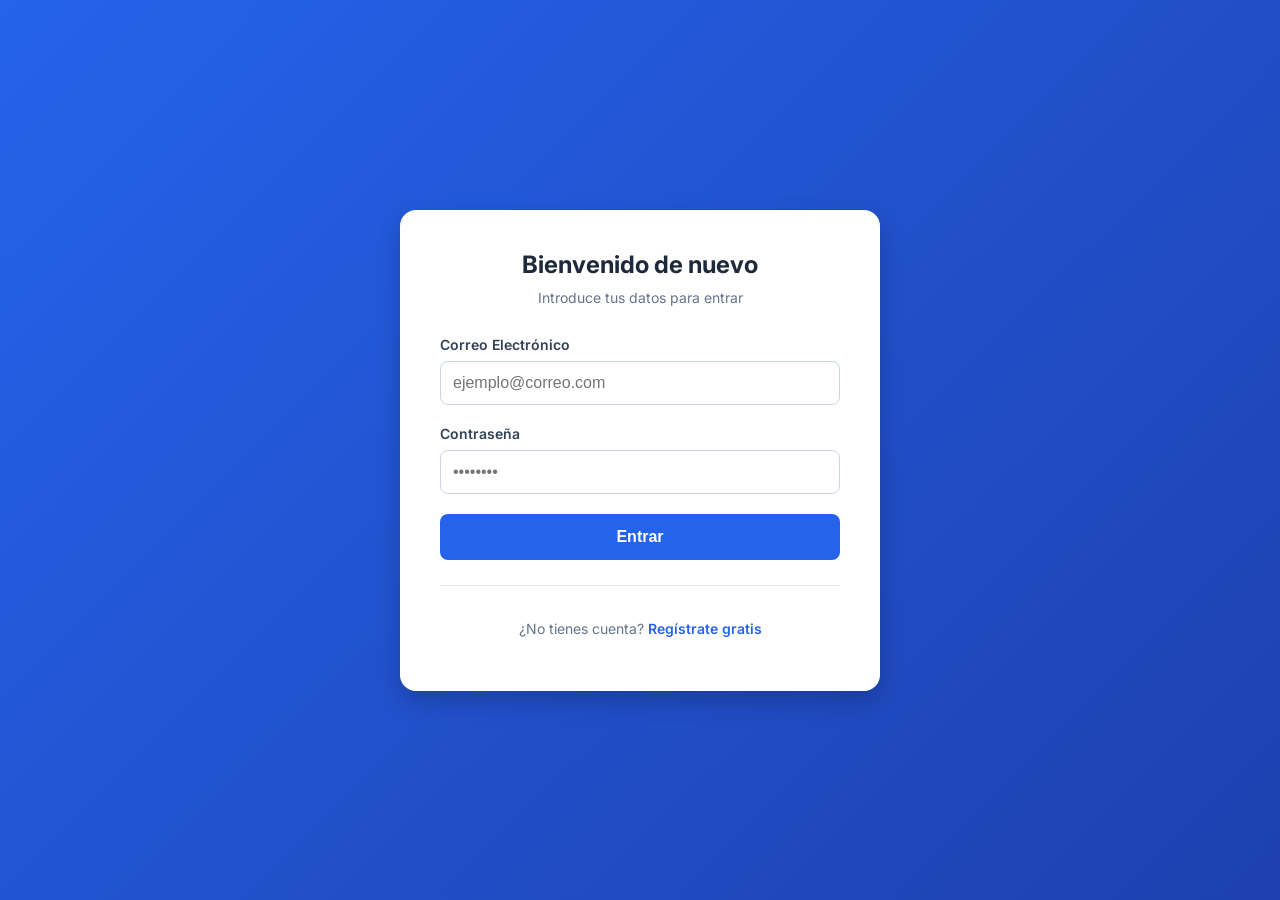
<file: src/main/resources/static/index.html>
<!DOCTYPE html>
<html lang="es">
<head>
    <meta charset="UTF-8">
    <title>Iniciar Sesión - Gestor Finanzas</title>
    <meta name="viewport" content="width=device-width, initial-scale=1.0">
    <link href="https://fonts.googleapis.com/css2?family=Inter:wght@400;600;700&display=swap" rel="stylesheet">
    <link rel="stylesheet" href="login.css">
</head>
<body>

<div class="container">
    <div class="card">
        <div class="card-header">
            <h2>Bienvenido de nuevo</h2>
            <p>Introduce tus datos para entrar</p>
        </div>

        <form id="loginForm">
            <div class="form-group">
                <label for="email">Correo Electrónico</label>
                <input type="email" id="email" placeholder="ejemplo@correo.com" required>
            </div>

            <div class="form-group">
                <label for="password">Contraseña</label>
                <input type="password" id="password" placeholder="••••••••" required>
            </div>

            <button type="submit" class="btn-primary">Entrar</button>
        </form>

        <div class="card-footer">
            <p>¿No tienes cuenta? <a href="register.html">Regístrate gratis</a></p>
        </div>
    </div>
</div>

<script src="js/config.js"></script>
<script src="js/login.js"></script>

</body>
</html>
</file>
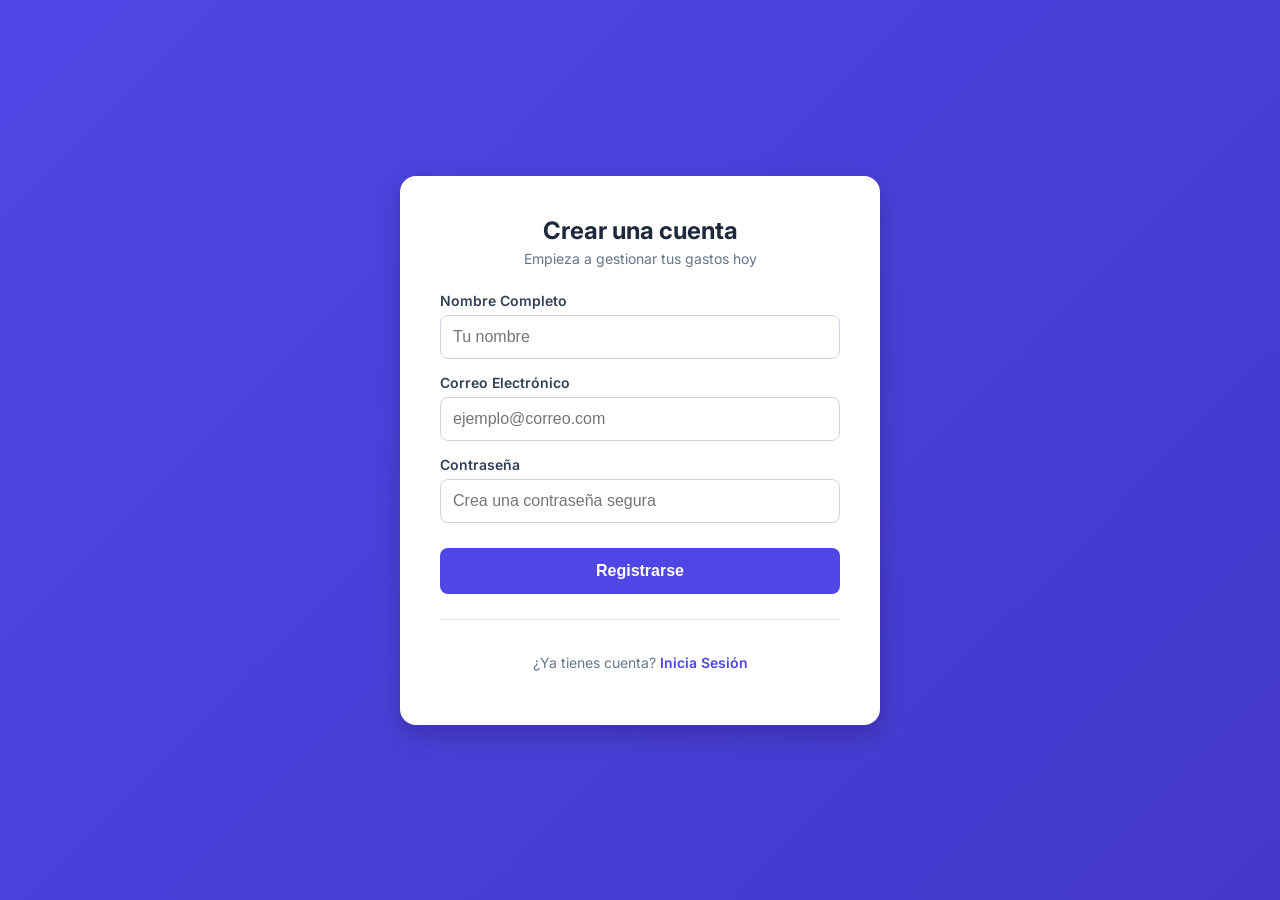
<file: src/main/resources/static/register.html>
<!DOCTYPE html>
<html lang="es">
<head>
  <meta charset="UTF-8">
  <title>Crear Cuenta - Gestor Finanzas</title>
  <meta name="viewport" content="width=device-width, initial-scale=1.0">
  <link href="https://fonts.googleapis.com/css2?family=Inter:wght@400;600;700&display=swap" rel="stylesheet">
  <link rel="stylesheet" href="register.css">
</head>
<body>

<div class="container">
  <div class="card">
    <div class="card-header">
      <h2>Crear una cuenta</h2>
      <p>Empieza a gestionar tus gastos hoy</p>
    </div>

    <form id="registerForm">
      <div class="form-group">
        <label for="nombre">Nombre Completo</label>
        <input type="text" id="nombre" placeholder="Tu nombre" required>
      </div>

      <div class="form-group">
        <label for="email">Correo Electrónico</label>
        <input type="email" id="email" placeholder="ejemplo@correo.com" required>
      </div>

      <div class="form-group">
        <label for="password">Contraseña</label>
        <input type="password" id="password" placeholder="Crea una contraseña segura" required>
      </div>

      <button type="submit" class="btn-primary">Registrarse</button>
    </form>

    <div class="card-footer">
      <p>¿Ya tienes cuenta? <a href="index.html">Inicia Sesión</a></p>
    </div>
  </div>
</div>

<script src="js/config.js"></script>
<script src="js/register.js"></script>

</body>
</html>
</file>
<file: src/main/resources/static/login.css>
body {
    margin: 0;
    font-family: 'Inter', sans-serif;
    background: linear-gradient(135deg, #2563eb 0%, #1e40af 100%);
    height: 100vh;
    display: flex;
    align-items: center;
    justify-content: center;
}

.container {
    width: 100%;
    padding: 20px;
    display: flex;
    justify-content: center;
}

.card {
    background: white;
    padding: 40px;
    width: 100%;
    max-width: 400px;
    border-radius: 16px;
    box-shadow: 0 10px 25px rgba(0,0,0,0.2);
}

.card-header {
    text-align: center;
    margin-bottom: 30px;
}

.card-header h2 {
    margin: 0 0 10px 0;
    color: #1e293b;
    font-size: 24px;
}

.card-header p {
    margin: 0;
    color: #64748b;
    font-size: 14px;
}

.form-group {
    margin-bottom: 20px;
}

.form-group label {
    display: block;
    margin-bottom: 8px;
    font-size: 14px;
    font-weight: 600;
    color: #334155;
}

.form-group input {
    width: 100%;
    padding: 12px;
    border: 1px solid #cbd5e1;
    border-radius: 8px;
    font-size: 16px;
    outline: none;
    box-sizing: border-box; /* Importante para que el padding no rompa el ancho */
    transition: border-color 0.2s;
}

.form-group input:focus {
    border-color: #2563eb;
    border-width: 2px;
}

.btn-primary {
    width: 100%;
    padding: 14px;
    background-color: #2563eb;
    color: white;
    border: none;
    border-radius: 8px;
    font-size: 16px;
    font-weight: 600;
    cursor: pointer;
    transition: background-color 0.2s;
}

.btn-primary:hover {
    background-color: #1d4ed8;
}

.card-footer {
    text-align: center;
    margin-top: 25px;
    font-size: 14px;
    color: #64748b;
    border-top: 1px solid #e2e8f0;
    padding-top: 20px;
}

.card-footer a {
    color: #2563eb;
    text-decoration: none;
    font-weight: 600;
}

.card-footer a:hover {
    text-decoration: underline;
}
</file>
<file: src/main/resources/static/register.css>
/* Puedes copiar exactamente el contenido de login.css aquí. */
/* O si quieres diferenciarlo, cambia el fondo del body: */

body {
    margin: 0;
    font-family: 'Inter', sans-serif;
    /* Un degradado un poco diferente para distinguir registro de login */
    background: linear-gradient(135deg, #4f46e5 0%, #4338ca 100%);
    height: 100vh;
    display: flex;
    align-items: center;
    justify-content: center;
}

.container {
    width: 100%;
    padding: 20px;
    display: flex;
    justify-content: center;
}

.card {
    background: white;
    padding: 40px;
    width: 100%;
    max-width: 400px;
    border-radius: 16px;
    box-shadow: 0 10px 25px rgba(0,0,0,0.2);
}

.card-header { text-align: center; margin-bottom: 25px; }
.card-header h2 { margin: 0 0 5px 0; color: #1e293b; font-size: 24px; }
.card-header p { margin: 0; color: #64748b; font-size: 14px; }

.form-group { margin-bottom: 15px; } /* Un poco menos de margen pq hay mas campos */
.form-group label { display: block; margin-bottom: 6px; font-size: 14px; font-weight: 600; color: #334155; }
.form-group input {
    width: 100%; padding: 12px; border: 1px solid #cbd5e1;
    border-radius: 8px; font-size: 16px; outline: none; box-sizing: border-box;
    transition: border-color 0.2s;
}
.form-group input:focus { border-color: #4f46e5; border-width: 2px; }

.btn-primary {
    width: 100%; padding: 14px; background-color: #4f46e5; color: white;
    border: none; border-radius: 8px; font-size: 16px; font-weight: 600;
    cursor: pointer; transition: background-color 0.2s; margin-top: 10px;
}
.btn-primary:hover { background-color: #4338ca; }

.card-footer {
    text-align: center; margin-top: 25px; font-size: 14px; color: #64748b;
    border-top: 1px solid #e2e8f0; padding-top: 20px;
}
.card-footer a { color: #4f46e5; text-decoration: none; font-weight: 600; }
.card-footer a:hover { text-decoration: underline; }
</file>
